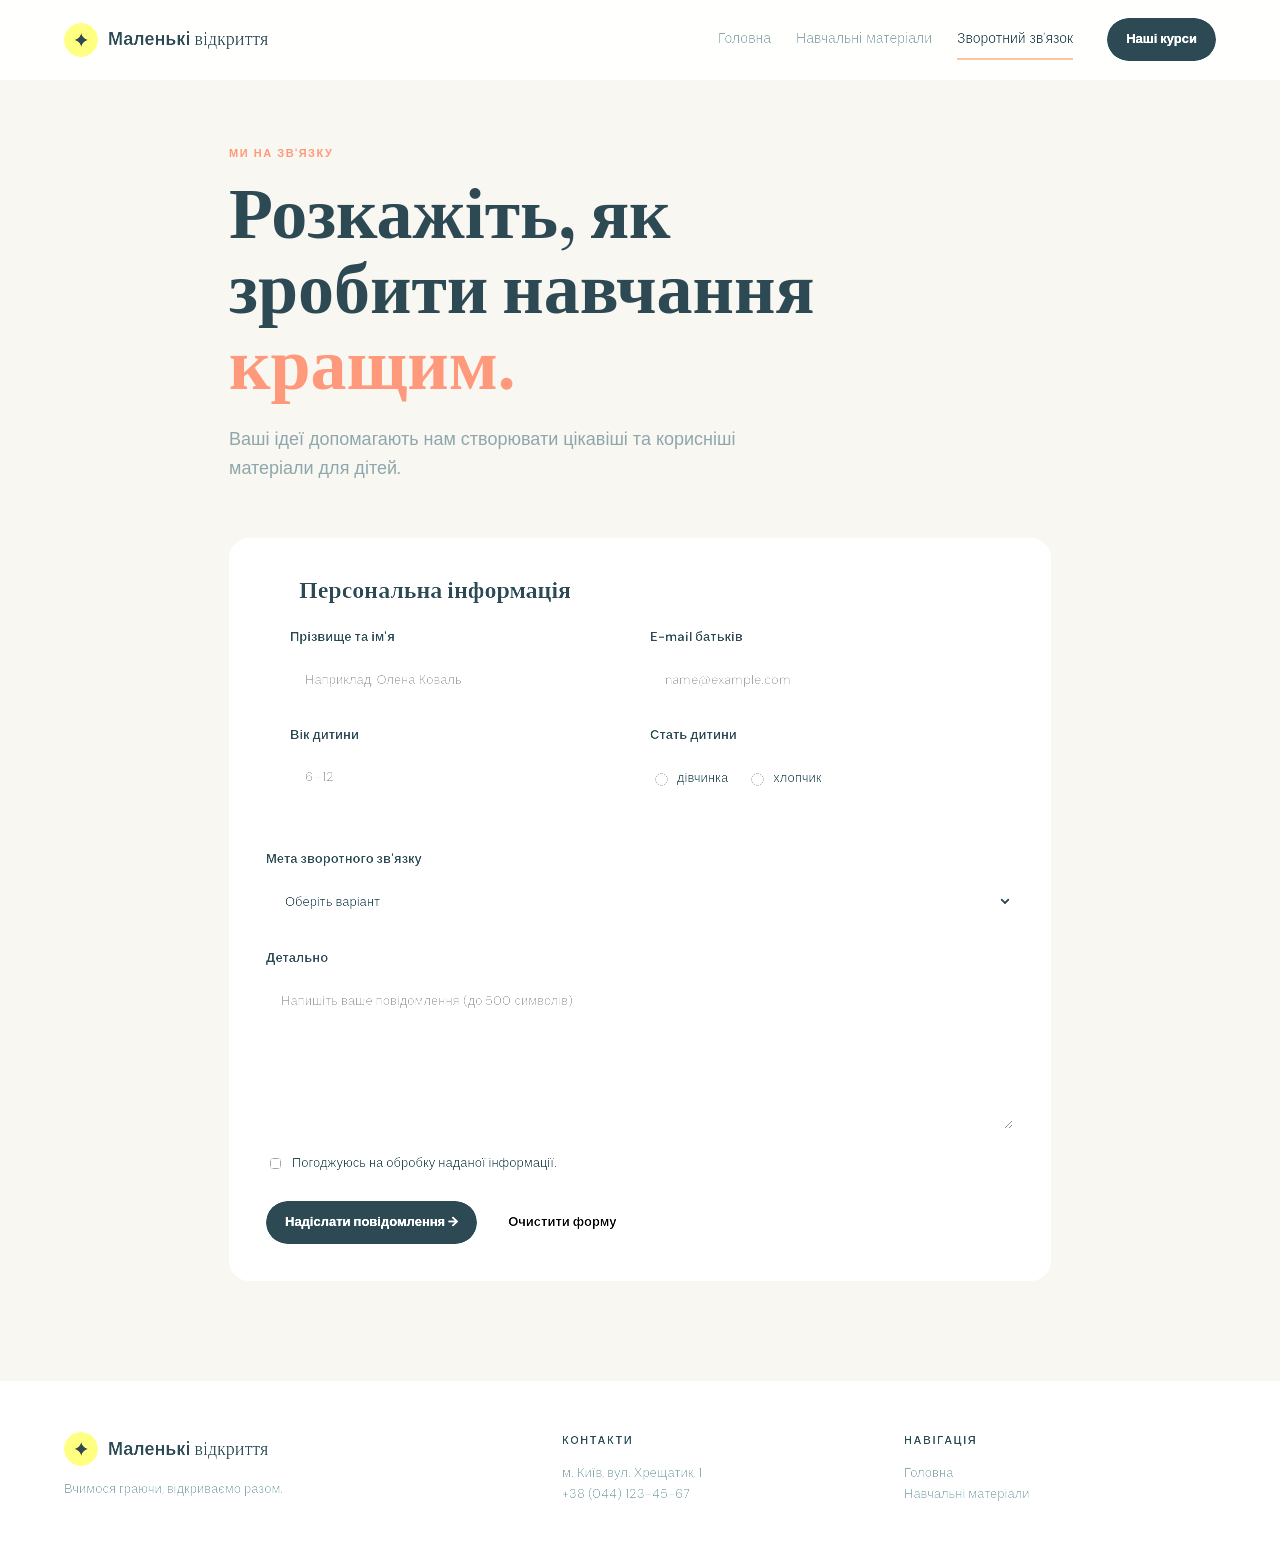
<file: feedback.html>
<!DOCTYPE html>
<html lang="uk">
<head>
  <meta charset="UTF-8">
  <meta name="viewport" content="width=device-width, initial-scale=1.0">
  <title>Зворотний зв'язок | Маленькі відкриття</title>
  <link rel="stylesheet" href="styles.css">
</head>
<body class="feedback-page">
  <header class="site-header"><a class="brand" href="index.html"><span class="brand-mark">✦</span><span><strong>Маленькі</strong><em> відкриття</em></span></a><nav aria-label="Головна навігація"><a href="index.html">Головна</a><a href="courses.html">Навчальні матеріали</a><a href="feedback.html" class="active">Зворотний зв'язок</a></nav><a class="button button-primary" href="courses.html">Наші курси</a></header>
  <main class="page-main feedback-main">
    <section class="page-intro"><p class="eyebrow">Ми на зв'язку</p><h1>Розкажіть, як зробити навчання <span>кращим.</span></h1><p>Ваші ідеї допомагають нам створювати цікавіші та корисніші матеріали для дітей.</p></section>
    <form class="feedback-form" action="#success" method="post">
      <fieldset><legend>Персональна інформація</legend><div class="form-grid"><label for="full-name">Прізвище та ім'я <input id="full-name" name="full-name" type="text" placeholder="Наприклад, Олена Коваль" required></label><label for="email">E-mail батьків <input id="email" name="email" type="email" placeholder="name@example.com" required></label><label for="child-age">Вік дитини <input id="child-age" name="child-age" type="number" min="6" max="12" placeholder="6–12" required></label><label>Стать дитини <span class="radio-group"><span><input type="radio" name="gender" value="girl" required> дівчинка</span><span><input type="radio" name="gender" value="boy"> хлопчик</span></span></label></div></fieldset>
      <label for="purpose">Мета зворотного зв'язку<select id="purpose" name="purpose" required><option value="">Оберіть варіант</option><option disabled>співпраця</option><option >скарга на неякісний контент</option><option>пропозиція</option><option>наявність помилки</option></select></label>
      <label class="details-field" for="details">Детально <textarea id="details" name="details" rows="6" maxlength="500" placeholder="Напишіть ваше повідомлення (до 500 символів)"></textarea><span class="field-tooltip" role="status">Ваша думка для нас важлива! Конкретизуйте мету звернення, будь ласка</span></label>
      <label class="consent"><input type="checkbox" name="consent" required> Погоджуюсь на обробку наданої інформації.</label>
      <div class="form-actions"><button class="button button-primary" type="submit">Надіслати повідомлення →</button><button class="button button-ghost" type="reset">Очистити форму</button></div>
    </form>
  </main>
  <footer class="site-footer"><div><a class="brand" href="index.html"><span class="brand-mark">✦</span><span><strong>Маленькі</strong><em> відкриття</em></span></a><p>Вчимося граючи, відкриваємо разом.</p></div><div><p class="footer-label">Контакти</p><p>м. Київ, вул. Хрещатик, 1<br><a href="tel:+380441234567">+38 (044) 123-45-67</a></p></div><div><p class="footer-label">Навігація</p><p><a href="index.html">Головна</a><br><a href="courses.html">Навчальні матеріали</a></p></div></footer>
  <script src="script.js"></script>
</body>
</html>
</file>
<file: styles.css>
@import url("https://fonts.googleapis.com/css2?family=DM+Sans:wght@400;500;700&family=Fraunces:opsz,wght@9..144,500;9..144,600&display=swap");

:root {
  --ink: #20343b;
  --muted: #65777b;
  --paper: #f9f7f2;
  --cream: #fffdf8;
  --coral: #f28b73;
  --yellow: #f4c95d;
  --mint: #b8d9c7;
  --line: #d9ddd8;
  --radius: 20px;
}

* {
  box-sizing: border-box;
}
html {
  scroll-behavior: smooth;
  overflow-x: hidden;
}
body {
  margin: 0;
  color: var(--ink);
  background: var(--paper);
  font-family: "DM Sans", sans-serif;
  line-height: 1.6;
  overflow-x: hidden;
}
a {
  color: inherit;
  text-decoration: none;
}
.site-header {
  min-height: 80px;
  padding: 18px clamp(20px, 5vw, 76px);
  display: flex;
  align-items: center;
  gap: 34px;
  background: rgba(249, 247, 242, 0.92);
  border-bottom: 1px solid var(--line);
  position: sticky;
  top: 0;
  z-index: 10;
  backdrop-filter: blur(10px);
}
.brand {
  display: inline-flex;
  align-items: center;
  gap: 10px;
  font-size: 18px;
  white-space: nowrap;
}
.brand strong {
  font-weight: 700;
}
.brand em {
  font-family: "Fraunces", serif;
  font-style: normal;
}
.brand-mark {
  display: grid;
  place-items: center;
  width: 34px;
  height: 34px;
  color: var(--ink);
  background: hsl(46 88% 66%);
  border-radius: 50%;
  font-size: 22px;
}
nav {
  display: flex;
  align-items: center;
  gap: 25px;
  margin-left: auto;
  font-size: 14px;
  color: var(--muted);
}
nav a {
  padding: 8px 0;
  border-bottom: 2px solid transparent;
}
nav a:hover,
nav a.active {
  color: var(--ink);
  border-color: var(--coral);
}
.header-actions {
  display: flex;
  gap: 10px;
}
.button {
  display: inline-flex;
  align-items: center;
  justify-content: center;
  border: 1px solid transparent;
  border-radius: 999px;
  padding: 10px 18px;
  font: inherit;
  font-weight: 700;
  font-size: 13px;
  cursor: pointer;
  transition:
    transform 0.2s,
    box-shadow 0.2s,
    background 0.2s;
}
.button:hover {
  transform: translateY(-2px);
  box-shadow: 0 7px 18px rgba(32, 52, 59, 0.12);
}
.button-primary {
  color: rgb(255, 255, 255);
  background: var(--ink);
}
.button-ghost {
  border-color: var(--line);
  background: transparent;
}
.button-dark {
  color: white;
  background: var(--ink);
}
@keyframes saturation-pulse {
  0% {
    filter: saturate(1);
  }
  100% {
    filter: saturate(1.5);
  }
}
main {
  max-width: 1240px;
  margin: auto;
  padding: 0 clamp(20px, 5vw, 76px);
}
.hero {
  min-height: 630px;
  padding: 75px 0 70px;
  display: grid;
  grid-template-columns: 1fr 0.9fr;
  align-items: center;
  gap: clamp(40px, 8vw, 110px);
}
.eyebrow,
.course-tag,
.card-label,
.footer-label {
  margin: 0 0 12px;
  color: #d36d58;
  font-size: 11px;
  font-weight: 700;
  letter-spacing: 0.14em;
  text-transform: uppercase;
}
.hero h1,
.page-intro h1 {
  max-width: 620px;
  margin: 0;
  font:
    600 clamp(44px, 6vw, 78px)/1.05 "Fraunces",
    serif;
  letter-spacing: 0;
}
.hero h1 span,
.page-intro h1 span {
  color: #d36d58;
}
.hero-text {
  max-width: 500px;
  margin: 25px 0;
  color: var(--muted);
  font-size: 18px;
}
.hero-actions {
  display: flex;
  align-items: center;
  gap: 24px;
}
.text-link {
  color: var(--ink);
  font-weight: 700;
  font-size: 14px;
  border-bottom: 1px solid var(--ink);
  padding-bottom: 3px;
}
.trust-note {
  display: flex;
  align-items: center;
  gap: 9px;
  margin-top: 46px;
  color: var(--muted);
  font-size: 12px;
}
.dot {
  width: 8px;
  height: 8px;
  border-radius: 50%;
  background: #76ae8b;
}
.hero-figure {
  position: relative;
  margin: 0;
}
.hero-figure img {
  width: 100%;
  aspect-ratio: 4/5;
  object-fit: cover;
  border-radius: 150px 150px 20px 20px;
  filter: saturate(0.85);
}
.hero-figure figcaption {
  position: absolute;
  left: -35px;
  bottom: 26px;
  width: 190px;
  padding: 17px;
  color: var(--ink);
  background: var(--yellow);
  border-radius: 12px;
  display: grid;
  gap: 4px;
  transform: rotate(-3deg);
}
.hero-figure figcaption strong {
  font:
    600 30px/1 "Fraunces",
    serif;
}
.hero-figure figcaption span {
  font-size: 11px;
  line-height: 1.3;
}
.intro-section {
  display: grid;
  grid-template-columns: 1fr 0.75fr;
  gap: 100px;
  align-items: start;
  padding: 90px 0;
  border-top: 1px solid var(--line);
}
.intro-copy h2,
.section-heading h2,
.resource-card h2 {
  margin: 0 0 18px;
  font:
    600 39px/1.15 "Fraunces",
    serif;
}
.intro-copy p {
  max-width: 600px;
  color: var(--muted);
}
.styled-sentence {
  color: var(--ink) !important;
  font-size: 16px;
}
.styled-sentence i {
  color: #cb664f;
}
.styled-sentence b {
  color: #6b9b7e;
}
.styled-sentence em {
  color: #bb8a22;
}
.mission-card {
  padding: 30px;
  background: var(--mint);
  border-radius: var(--radius);
}
.mission-card ol {
  margin: 0;
  padding-left: 22px;
}
.mission-card li {
  padding: 9px 0;
  border-bottom: 1px solid rgba(32, 52, 59, 0.15);
}
.mission-card li:last-child {
  border: 0;
}
.topics-section {
  padding: 70px 0 95px;
}
.home-page .site-header {
  position: absolute;
  top: 0;
  left: 0;
  right: 0;
  z-index: 20;
}
.home-page .intro-copy {
  margin: 56px 30px 24px;
  padding: 0;
  max-height: 300px;
  overflow-y: auto;
}
.home-page .intro-copy::before {
  content: "🧭";
  display: block;
  margin-bottom: 12px;
  font-size: 26px;
}
.home-page .intro-copy > p:nth-of-type(2)::first-letter {
  color: #236b4d;
  text-shadow: 2px 2px 0 rgba(35, 107, 77, 0.2);
  font-size: 1.35em;
}
.home-page .table-wrap {
  transition: transform 0.3s ease;
}
.home-page .table-wrap:hover {
  transform: translateX(2vw);
}
.home-page .contact-block {
  transition: box-shadow 0s 2s;
}
.home-page .contact-block:focus {
  outline: 2px solid var(--ink);
  box-shadow: 0 0 0 8px rgba(32, 52, 59, 0.16);
}
.home-page .hero-text {
  float: left;
  width: 100%;
}
.home-page .hero-actions {
  clear: both;
}
.section-heading {
  display: flex;
  justify-content: space-between;
  align-items: end;
  margin-bottom: 28px;
}
.section-heading h2 {
  margin: 0;
}
.table-wrap {
  overflow-x: auto;
}
table {
  width: 100%;
  min-width: 730px;
  border-collapse: collapse;
  background: var(--cream);
  font-size: 13px;
}
caption {
  padding: 0 0 16px;
  text-align: left;
  color: var(--muted);
  font-size: 13px;
}
th,
td {
  padding: 15px 14px;
  text-align: left;
  border: 1px solid var(--line);
}
thead th {
  color: var(--ink);
  background: #edf1eb;
  font-size: 11px;
  text-transform: uppercase;
  letter-spacing: 0.08em;
}
tbody th {
  color: #cb664f;
}
tfoot th,
tfoot td {
  background: var(--yellow);
  font-weight: 700;
}
.resources-section {
  display: grid;
  grid-template-columns: 1fr 1fr;
  gap: 20px;
  padding: 0 0 100px;
}
.resource-card {
  min-height: 260px;
  padding: 34px;
  border-radius: var(--radius);
}
.resource-card h2 {
  max-width: 340px;
  font-size: 30px;
}
.resource-card p:not(.eyebrow) {
  max-width: 350px;
  color: var(--muted);
}
.coral-card {
  background: #f7c0af;
}
.mint-card {
  background: var(--mint);
}
.site-footer {
  display: grid;
  grid-template-columns: 1.5fr 1fr 1fr;
  gap: 30px;
  padding: 50px clamp(20px, 5vw, 76px);
  border-top: 1px solid var(--line);
  background: #eff1ec;
  font-size: 13px;
}
.site-footer p {
  color: var(--muted);
}
.site-footer .footer-label {
  color: var(--ink);
  margin-bottom: 6px;
}
.site-footer a:hover {
  color: #d36d58;
}
.page-main {
  padding-top: 65px;
  padding-bottom: 100px;
}
.page-intro {
  max-width: 750px;
  margin-bottom: 55px;
}
.page-intro h1 {
  font-size: clamp(45px, 6vw, 72px);
}
.page-intro > p:last-child {
  max-width: 580px;
  color: var(--muted);
  font-size: 18px;
  margin-top: 24px;
}
.course-grid {
  display: grid;
  grid-template-columns: repeat(2, 1fr);
  gap: 22px;
}
.course-card {
  overflow: hidden;
  background: var(--cream);
  border: 1px solid var(--line);
  border-radius: var(--radius);
}
.courses-page .site-header {
  position: fixed;
  top: 0;
  left: 0;
  right: 0;
  z-index: 20;
}
.courses-page .page-main {
  padding-top: 145px;
}
.courses-page .course-card {
  border: 1px solid #4b2b59;
  border-left: 2px dotted #4b2b59;
  border-right: 1px solid #4b2b59;
}
.courses-page .course-content h2 {
  font-size: 32px;
  font-style: italic;
  font-weight: 700;
}
.course-card img {
  width: 100%;
  height: 230px;
  object-fit: cover;
  transition: filter 0.3s ease;
}
.courses-page .course-card img:hover {
  animation: saturation-pulse 0.8s ease-in-out forwards;
  filter: saturate(1.5);
}
.courses-page nav a:visited,
.courses-page .back-button:visited {
  color: #8b1e3f;
}
.course-content {
  padding: 25px;
}
.course-content h2 {
  margin: 0 0 8px;
  font:
    600 29px "Fraunces",
    serif;
}
.course-content p {
  color: var(--muted);
  margin: 0 0 14px;
}
.course-content ul {
  padding-left: 20px;
  margin: 0;
  color: var(--muted);
  font-size: 13px;
}
.back-button {
  margin-top: 42px;
}
.feedback-main {
  max-width: 950px;
}
.feedback-form {
  display: flex;
  flex-flow: column wrap;
  justify-content: flex-start;
  align-items: stretch;
  align-content: stretch;
  gap: 23px;
  padding: 36px;
  background: var(--cream);
  border: 1px solid var(--line);
  border-radius: var(--radius);
}
.feedback-form > fieldset {
  order: 1;
  flex-grow: 1;
  flex-shrink: 1;
  align-self: stretch;
}
.feedback-form > label {
  order: 2;
  flex: 1 1 100%;
}
.feedback-form > .consent {
  order: 3;
  align-self: flex-start;
}
.feedback-form > .form-actions {
  order: 4;
  align-self: stretch;
}
.feedback-form fieldset {
  margin: 0;
  padding: 23px;
  border: 1px solid var(--line);
  border-radius: 14px;
}
.feedback-form legend {
  padding: 0 9px;
  font:
    600 24px "Fraunces",
    serif;
}
.form-grid {
  display: flex;
  flex-flow: row wrap;
  justify-content: space-between;
  align-items: stretch;
  align-content: flex-start;
  gap: 20px;
}
.form-grid > label {
  flex: 1 1 280px;
  align-self: stretch;
}
.feedback-form label {
  display: grid;
  gap: 8px;
  color: var(--ink);
  font-size: 13px;
  font-weight: 700;
}
.feedback-form input:not([type="radio"]):not([type="checkbox"]),
.feedback-form select,
.feedback-form textarea {
  width: 100%;
  padding: 13px 14px;
  color: var(--ink);
  background: #fff;
  border: 1px solid var(--line);
  border-radius: 9px;
  font: inherit;
  font-weight: 400;
}
.feedback-form textarea {
  max-width: 100%;
  min-width: 100%;
  min-height: 140px;
  max-height: 200px;
  resize: vertical;
}
.radio-group {
  display: flex;
  flex-wrap: wrap;
  align-items: center;
  gap: 18px;
  padding: 13px 0;
  font-weight: 400;
}
.radio-group span {
  display: inline-flex;
  align-items: center;
  gap: 6px;
}
.consent {
  display: grid !important;
  grid-template-columns: 18px 1fr;
  align-items: start;
  font-weight: 400 !important;
}
.consent input {
  margin-top: 4px;
}
.form-actions {
  display: flex;
  flex-flow: row wrap;
  justify-content: flex-start;
  align-items: center;
  align-content: center;
  gap: 12px;
  padding-top: 5px;
}
@media (max-width: 850px) {
  .site-header {
    flex-wrap: wrap;
    gap: 12px 22px;
  }
  .site-header nav {
    order: 3;
    width: 100%;
    justify-content: space-between;
    overflow-x: auto;
  }
  .header-actions {
    margin-left: auto;
  }
  .hero,
  .intro-section {
    grid-template-columns: 1fr;
  }
  .hero {
    padding-top: 45px;
  }
  .hero-figure {
    max-width: 540px;
    margin: auto;
  }
  .intro-section {
    gap: 35px;
  }
  .resources-section,
  .site-footer {
    grid-template-columns: 1fr;
  }
  .course-grid {
    grid-template-columns: 1fr;
  }
}
@media (max-width: 560px) {
  .site-header {
    padding: 14px 20px;
  }

  .hero { position: relative; overflow: hidden; }
  .falling-toys-layer { position: absolute; inset: 0; pointer-events: none; overflow: hidden; z-index: 0; }
  .falling-toy { position: absolute; top: -4rem; font-size: clamp(2.4rem, 4vw, 4rem); animation: falling-toy 8s linear infinite; }
  .toy-ball { left: 8%; animation-delay: -1s; }
  .toy-block { left: 28%; animation-delay: -5s; }
  .toy-puzzle { left: 51%; animation-delay: -3s; }
  .toy-robot { left: 73%; animation-delay: -7s; }
  .toy-teddy { left: 90%; animation-delay: -2s; }
  .hero-copy, .hero-figure { position: relative; z-index: 1; }
  @keyframes falling-toy {
    0% { transform: translateY(-5rem) rotate(0deg); opacity: 0; }
    12% { opacity: 0.9; }
    88% { opacity: 0.9; }
    100% { transform: translateY(36rem) rotate(360deg); opacity: 0; }
  }
  .author-section { max-width: 1120px; margin: 0 auto; padding: 20px clamp(20px, 5vw, 76px) 76px; display: grid; grid-template-columns: 1fr 280px; gap: 48px; align-items: center; }
  .author-flip-card { height: 330px; perspective: 1000px; outline: none; }
  .author-flip-inner { width: 100%; height: 100%; position: relative; transform-style: preserve-3d; transition: transform 0.7s ease; }
  .author-flip-card:hover .author-flip-inner, .author-flip-card:focus .author-flip-inner, .author-flip-card:focus-within .author-flip-inner, .author-flip-card.is-flipped .author-flip-inner { transform: rotateY(180deg); }
  .author-card-face { position: absolute; inset: 0; backface-visibility: hidden; border: 1px solid var(--line); border-radius: var(--radius); overflow: hidden; background: var(--cream); box-shadow: 0 16px 35px rgb(32 52 59 / 12%); }
  .author-card-front { display: flex; flex-direction: column; }
  .author-card-front img { width: 100%; height: 210px; object-fit: cover; }
  .author-card-front strong, .author-card-front span { padding: 0 18px; }
  .author-card-front strong { margin-top: 12px; }
  .author-card-front span { color: var(--muted); font-size: 13px; }
  .author-card-back { display: grid; place-content: center; padding: 28px; transform: rotateY(180deg); background: var(--mint); }
  .author-card-back blockquote { margin: 8px 0 0; font-family: "Fraunces", serif; font-size: 22px; }
  .course-accordion { width: min(460px, 100%); margin-bottom: 32px; border: 1px solid var(--line); border-radius: var(--radius); background: var(--cream); box-shadow: 0 12px 28px rgb(32 52 59 / 8%); }
  .accordion-toggle { width: 100%; padding: 16px 20px; display: flex; justify-content: space-between; border: 0; color: var(--ink); background: transparent; font: inherit; font-weight: 700; cursor: pointer; text-align: left; }
  .accordion-icon { font-size: 24px; line-height: 1; transition: transform 0.2s ease; }
  .accordion-toggle[aria-expanded="true"] .accordion-icon { transform: rotate(45deg); }
  .accordion-content { padding: 0 20px 16px; color: var(--muted); }
  .accordion-content p { margin: 0; }
  .details-field { position: relative; }
  .field-tooltip { position: absolute; left: calc(100% + 16px); bottom: 12px; width: 260px; padding: 12px 14px; border: 1px solid var(--coral); border-radius: 12px; color: var(--ink); background: var(--cream); box-shadow: 0 10px 24px rgb(32 52 59 / 18%); font-size: 13px; opacity: 0; pointer-events: none; transform: translateX(-8px); transition: opacity 0.2s ease, transform 0.2s ease; }
  .details-field:hover textarea, .details-field.tooltip-visible textarea { border-color: var(--coral); background: #fff0e8; box-shadow: 0 0 0 4px rgb(242 139 115 / 20%); }
  .details-field:hover .field-tooltip, .details-field.tooltip-visible .field-tooltip { opacity: 1; transform: translateX(0); }
  body { transition: filter 0.4s ease; }
  body.daylight-mode { filter: brightness(1.4); }

  img {
    max-width: 100%;
  }

  .hero-figure img,
  .course-card img {
    display: block;
    height: auto;
  }

  @media (max-width: 700px) {
    .site-header {
      align-items: flex-start;
    }

    @media (max-width: 850px) {
      .field-tooltip {
        left: 0;
        bottom: -62px;
      }
    }

    .site-header nav {
      gap: 16px;
      justify-content: flex-start;
      padding-bottom: 2px;
    }

    .site-header nav a {
      white-space: nowrap;
    }

    .header-actions {
      width: 100%;
    }

    .header-actions .button {
      flex: 1;
    }

    .author-section {
      grid-template-columns: 1fr;
      gap: 28px;
    }

    .author-flip-card {
      width: min(100%, 280px);
      margin: 0 auto;
    }

    .field-tooltip {
      left: 0;
      bottom: -62px;
      width: min(260px, 100%);
    }
  }

  @media (max-width: 420px) {
    main {
      padding-left: 16px;
      padding-right: 16px;
    }

    .site-header {
      gap: 12px;
    }

    .brand {
      font-size: 16px;
    }

    nav {
      font-size: 13px;
    }

    .hero h1,
    .page-intro h1 {
      font-size: clamp(36px, 12vw, 48px);
    }

    .button {
      padding-inline: 14px;
    }

    .feedback-form {
      padding: 14px;
    }
  }

  @media (prefers-reduced-motion: reduce) {
    *,
    *::before,
    *::after {
      scroll-behavior: auto !important;
      animation-duration: 0.01ms !important;
      animation-iteration-count: 1 !important;
      transition-duration: 0.01ms !important;
    }
  }

  /* Lab 4 interactive elements */
  .hero {
    position: relative;
    overflow: hidden;
  }
  .falling-toys-layer {
    position: absolute;
    inset: 0;
    pointer-events: none;
    overflow: hidden;
    z-index: 0;
  }
  .falling-toy {
    position: absolute;
    top: -4rem;
    font-size: clamp(2.4rem, 4vw, 4rem);
    animation: falling-toy 8s linear infinite;
  }
  .toy-ball { left: 8%; animation-delay: -1s; }
  .toy-block { left: 28%; animation-delay: -5s; }
  .toy-puzzle { left: 51%; animation-delay: -3s; }
  .toy-robot { left: 73%; animation-delay: -7s; }
  .toy-teddy { left: 90%; animation-delay: -2s; }
  .hero-copy,
  .hero-figure {
    position: relative;
    z-index: 1;
  }
  @keyframes falling-toy {
    0% { transform: translateY(-5rem) rotate(0deg); opacity: 0; }
    12% { opacity: 0.9; }
    88% { opacity: 0.9; }
    100% { transform: translateY(36rem) rotate(360deg); opacity: 0; }
  }

  .author-section {
    max-width: 1120px;
    margin: 0 auto;
    padding: 20px clamp(20px, 5vw, 76px) 76px;
    display: grid;
    grid-template-columns: 1fr 280px;
    gap: 48px;
    align-items: center;
  }
  .author-flip-card {
    height: 330px;
    perspective: 1000px;
    outline: none;
  }
  .author-flip-inner {
    width: 100%;
    height: 100%;
    position: relative;
    transform-style: preserve-3d;
    transition: transform 0.7s ease;
  }
  .author-flip-card:hover .author-flip-inner,
  .author-flip-card:focus .author-flip-inner,
  .author-flip-card:focus-within .author-flip-inner {
    transform: rotateY(180deg);
  }
  .author-card-face {
    position: absolute;
    inset: 0;
    backface-visibility: hidden;
    border: 1px solid var(--line);
    border-radius: var(--radius);
    overflow: hidden;
    background: var(--cream);
    box-shadow: 0 16px 35px rgb(32 52 59 / 12%);
  }
  .author-card-front {
    display: flex;
    flex-direction: column;
  }
  .author-card-front img {
    width: 100%;
    height: 210px;
    object-fit: cover;
  }
  .author-card-front strong,
  .author-card-front span {
    padding: 0 18px;
  }
  .author-card-front strong {
    margin-top: 12px;
  }
  .author-card-front span {
    color: var(--muted);
    font-size: 13px;
  }
  .author-card-back {
    display: grid;
    place-content: center;
    padding: 28px;
    transform: rotateY(180deg);
    background: var(--mint);
  }
  .author-card-back blockquote {
    margin: 8px 0 0;
    font-family: "Fraunces", serif;
    font-size: 22px;
  }

  .course-accordion {
    width: min(460px, 100%);
    margin-bottom: 32px;
    border: 1px solid var(--line);
    border-radius: var(--radius);
    background: var(--cream);
    box-shadow: 0 12px 28px rgb(32 52 59 / 8%);
  }
  .accordion-toggle {
    width: 100%;
    padding: 16px 20px;
    display: flex;
    justify-content: space-between;
    border: 0;
    color: var(--ink);
    background: transparent;
    font: inherit;
    font-weight: 700;
    cursor: pointer;
    text-align: left;
  }
  .accordion-icon {
    font-size: 24px;
    line-height: 1;
    transition: transform 0.2s ease;
  }
  .accordion-toggle[aria-expanded="true"] .accordion-icon {
    transform: rotate(45deg);
  }
  .accordion-content {
    padding: 0 20px 16px;
    color: var(--muted);
  }
  .accordion-content p {
    margin: 0;
  }

  .details-field {
    position: relative;
  }
  .field-tooltip {
    position: absolute;
    left: calc(100% + 16px);
    bottom: 12px;
    width: 260px;
    padding: 12px 14px;
    border: 1px solid var(--coral);
    border-radius: 12px;
    color: var(--ink);
    background: var(--cream);
    box-shadow: 0 10px 24px rgb(32 52 59 / 18%);
    font-size: 13px;
    opacity: 0;
    pointer-events: none;
    transform: translateX(-8px);
    transition: opacity 0.2s ease, transform 0.2s ease;
  }
  .details-field:hover textarea,
  .details-field.tooltip-visible textarea {
    border-color: var(--coral);
    background: #fff0e8;
    box-shadow: 0 0 0 4px rgb(242 139 115 / 20%);
  }
  .details-field:hover .field-tooltip,
  .details-field.tooltip-visible .field-tooltip {
    opacity: 1;
    transform: translateX(0);
  }

  body {
    transition: filter 0.4s ease;
  }
  body.daylight-mode {
    filter: brightness(1.4);
  }

  @media (max-width: 700px) {
    .author-section {
      grid-template-columns: 1fr;
    }
    .author-flip-card {
      max-width: 280px;
    }
    .field-tooltip {
      left: 0;
      bottom: -62px;
      width: min(260px, 100%);
    }
  }
  .header-actions .button-ghost {
    display: none;
  }
  main {
    padding-left: 20px;
    padding-right: 20px;
  }
  .hero h1,
  .page-intro h1 {
    font-size: 48px;
  }
  .hero-text {
    font-size: 16px;
  }
  .hero-actions,
  .form-actions {
    flex-wrap: wrap;
  }
  .hero-figure figcaption {
    left: 10px;
  }
  .form-grid {
    grid-template-columns: 1fr;
  }
  .feedback-form {
    padding: 18px;
  }
  .feedback-form fieldset {
    padding: 16px;
  }
  .section-heading {
    align-items: start;
    gap: 18px;
    flex-direction: column;
  }
}

.hero { position: relative; overflow: hidden; }
.falling-toys-layer { position: absolute; inset: 0; pointer-events: none; overflow: hidden; z-index: 0; }
.falling-toy { position: absolute; top: -4rem; font-size: clamp(2.4rem, 4vw, 4rem); animation: falling-toy 8s linear infinite; }
.toy-ball { left: 8%; animation-delay: -1s; }
.toy-block { left: 28%; animation-delay: -5s; }
.toy-puzzle { left: 51%; animation-delay: -3s; }
.toy-robot { left: 73%; animation-delay: -7s; }
.toy-teddy { left: 90%; animation-delay: -2s; }
.hero-copy, .hero-figure { position: relative; z-index: 1; }
@keyframes falling-toy {
  0% { transform: translateY(-5rem) rotate(0deg); opacity: 0; }
  12% { opacity: 0.9; }
  88% { opacity: 0.9; }
  100% { transform: translateY(36rem) rotate(360deg); opacity: 0; }
}
.author-section { max-width: 1120px; margin: 0 auto; padding: 20px clamp(20px, 5vw, 76px) 76px; display: grid; grid-template-columns: 1fr 280px; gap: 48px; align-items: center; }
.author-flip-card { height: 330px; perspective: 1000px; outline: none; }
.author-flip-inner { width: 100%; height: 100%; position: relative; transform-style: preserve-3d; transition: transform 0.7s ease; }
.author-flip-card:hover .author-flip-inner, .author-flip-card:focus .author-flip-inner, .author-flip-card:focus-within .author-flip-inner, .author-flip-card.is-flipped .author-flip-inner { transform: rotateY(180deg); }
.author-card-face { position: absolute; inset: 0; backface-visibility: hidden; border: 1px solid var(--line); border-radius: var(--radius); overflow: hidden; background: var(--cream); box-shadow: 0 16px 35px rgb(32 52 59 / 12%); }
.author-card-front { display: flex; flex-direction: column; }
.author-card-front img { width: 100%; height: 210px; object-fit: cover; }
.author-card-front strong, .author-card-front span { padding: 0 18px; }
.author-card-front strong { margin-top: 12px; }
.author-card-front span { color: var(--muted); font-size: 13px; }
.author-card-back { display: grid; place-content: center; padding: 28px; transform: rotateY(180deg); background: var(--mint); }
.author-card-back blockquote { margin: 8px 0 0; font-family: "Fraunces", serif; font-size: 22px; }
.course-accordion { width: min(460px, 100%); margin-bottom: 32px; border: 1px solid var(--line); border-radius: var(--radius); background: var(--cream); box-shadow: 0 12px 28px rgb(32 52 59 / 8%); }
.accordion-toggle { width: 100%; padding: 16px 20px; display: flex; justify-content: space-between; border: 0; color: var(--ink); background: transparent; font: inherit; font-weight: 700; cursor: pointer; text-align: left; }
.accordion-icon { font-size: 24px; line-height: 1; transition: transform 0.2s ease; }
.accordion-toggle[aria-expanded="true"] .accordion-icon { transform: rotate(45deg); }
.accordion-content { padding: 0 20px 16px; color: var(--muted); }
.accordion-content p { margin: 0; }
.details-field { position: relative; }
.field-tooltip { position: absolute; left: calc(100% + 16px); bottom: 12px; width: 260px; padding: 12px 14px; border: 1px solid var(--coral); border-radius: 12px; color: var(--ink); background: var(--cream); box-shadow: 0 10px 24px rgb(32 52 59 / 18%); font-size: 13px; opacity: 0; pointer-events: none; transform: translateX(-8px); transition: opacity 0.2s ease, transform 0.2s ease; }
.details-field:hover textarea, .details-field.tooltip-visible textarea { border-color: var(--coral); background: #fff0e8; box-shadow: 0 0 0 4px rgb(242 139 115 / 20%); }
.details-field:hover .field-tooltip, .details-field.tooltip-visible .field-tooltip { opacity: 1; transform: translateX(0); }
body { transition: filter 0.4s ease; }
body.daylight-mode { filter: brightness(1.4); }
</file>
